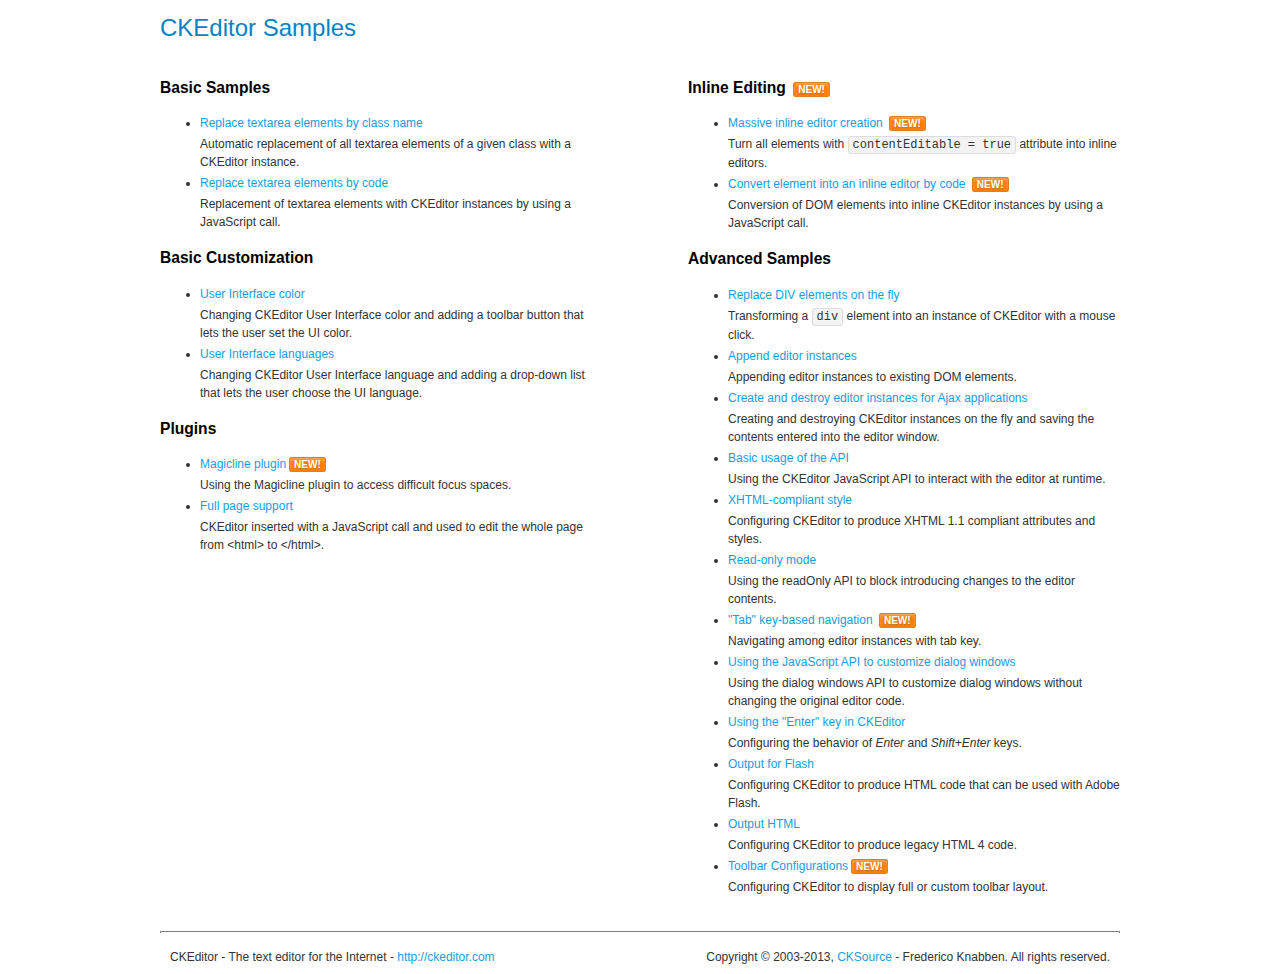
<file: src/main/resources/static/assets/ckeditor/samples/index.html>
<!DOCTYPE html>
<!--
Copyright (c) 2003-2013, CKSource - Frederico Knabben. All rights reserved.
For licensing, see LICENSE.html or http://ckeditor.com/license
-->
<html>
<head>
	<title>CKEditor Samples</title>
	<meta charset="utf-8">
	<link rel="stylesheet" href="sample.css">
</head>
<body>
	<h1 class="samples">
		CKEditor Samples
	</h1>
	<div class="twoColumns">
		<div class="twoColumnsLeft">
			<h2 class="samples">
				Basic Samples
			</h2>
			<dl class="samples">
				<dt><a class="samples" href="replacebyclass.html">Replace textarea elements by class name</a></dt>
				<dd>Automatic replacement of all textarea elements of a given class with a CKEditor instance.</dd>

				<dt><a class="samples" href="replacebycode.html">Replace textarea elements by code</a></dt>
				<dd>Replacement of textarea elements with CKEditor instances by using a JavaScript call.</dd>
			</dl>

			<h2 class="samples">
				Basic Customization
			</h2>
			<dl class="samples">
				<dt><a class="samples" href="uicolor.html">User Interface color</a></dt>
				<dd>Changing CKEditor User Interface color and adding a toolbar button that lets the user set the UI color.</dd>

				<dt><a class="samples" href="uilanguages.html">User Interface languages</a></dt>
				<dd>Changing CKEditor User Interface language and adding a drop-down list that lets the user choose the UI language.</dd>
			</dl>


			<h2 class="samples">Plugins</h2>
<dl class="samples">
<dt><a class="samples" href="plugins/magicline/magicline.html">Magicline plugin</a><span class="new">New!</span></dt>
<dd>Using the Magicline plugin to access difficult focus spaces.</dd>

<dt><a class="samples" href="plugins/wysiwygarea/fullpage.html">Full page support</a></dt>
<dd>CKEditor inserted with a JavaScript call and used to edit the whole page from &lt;html&gt; to &lt;/html&gt;.</dd>
</dl>
		</div>
		<div class="twoColumnsRight">
			<h2 class="samples">
				Inline Editing <span class="new">New!</span>
			</h2>
			<dl class="samples">
				<dt><a class="samples" href="inlineall.html">Massive inline editor creation</a> <span class="new">New!</span></dt>
				<dd>Turn all elements with <code>contentEditable = true</code> attribute into inline editors.</dd>

				<dt><a class="samples" href="inlinebycode.html">Convert element into an inline editor by code</a> <span class="new">New!</span></dt>
				<dd>Conversion of DOM elements into inline CKEditor instances by using a JavaScript call.</dd>

				
			</dl>

			<h2 class="samples">
				Advanced Samples
			</h2>
			<dl class="samples">
				<dt><a class="samples" href="divreplace.html">Replace DIV elements on the fly</a></dt>
				<dd>Transforming a <code>div</code> element into an instance of CKEditor with a mouse click.</dd>

				<dt><a class="samples" href="appendto.html">Append editor instances</a></dt>
				<dd>Appending editor instances to existing DOM elements.</dd>

				<dt><a class="samples" href="ajax.html">Create and destroy editor instances for Ajax applications</a></dt>
				<dd>Creating and destroying CKEditor instances on the fly and saving the contents entered into the editor window.</dd>

				<dt><a class="samples" href="api.html">Basic usage of the API</a></dt>
				<dd>Using the CKEditor JavaScript API to interact with the editor at runtime.</dd>

				<dt><a class="samples" href="xhtmlstyle.html">XHTML-compliant style</a></dt>
				<dd>Configuring CKEditor to produce XHTML 1.1 compliant attributes and styles.</dd>

				<dt><a class="samples" href="readonly.html">Read-only mode</a></dt>
				<dd>Using the readOnly API to block introducing changes to the editor contents.</dd>

				<dt><a class="samples" href="tabindex.html">"Tab" key-based navigation</a> <span class="new">New!</span></dt>
				<dd>Navigating among editor instances with tab key.</dd>


				
<dt><a class="samples" href="plugins/dialog/dialog.html">Using the JavaScript API to customize dialog windows</a></dt>
<dd>Using the dialog windows API to customize dialog windows without changing the original editor code.</dd>

<dt><a class="samples" href="plugins/enterkey/enterkey.html">Using the &quot;Enter&quot; key in CKEditor</a></dt>
<dd>Configuring the behavior of <em>Enter</em> and <em>Shift+Enter</em> keys.</dd>

<dt><a class="samples" href="plugins/htmlwriter/outputforflash.html">Output for Flash</a></dt>
<dd>Configuring CKEditor to produce HTML code that can be used with Adobe Flash.</dd>

<dt><a class="samples" href="plugins/htmlwriter/outputhtml.html">Output HTML</a></dt>
<dd>Configuring CKEditor to produce legacy HTML 4 code.</dd>

<dt><a class="samples" href="plugins/toolbar/toolbar.html">Toolbar Configurations</a><span class="new">New!</span></dt>
<dd>Configuring CKEditor to display full or custom toolbar layout.</dd>

			</dl>
		</div>
	</div>
	<div id="footer">
		<hr>
		<p>
			CKEditor - The text editor for the Internet - <a class="samples" href="http://ckeditor.com/">http://ckeditor.com</a>
		</p>
		<p id="copy">
			Copyright &copy; 2003-2013, <a class="samples" href="http://cksource.com/">CKSource</a> - Frederico Knabben. All rights reserved.
		</p>
	</div>
</body>
</html>
</file>
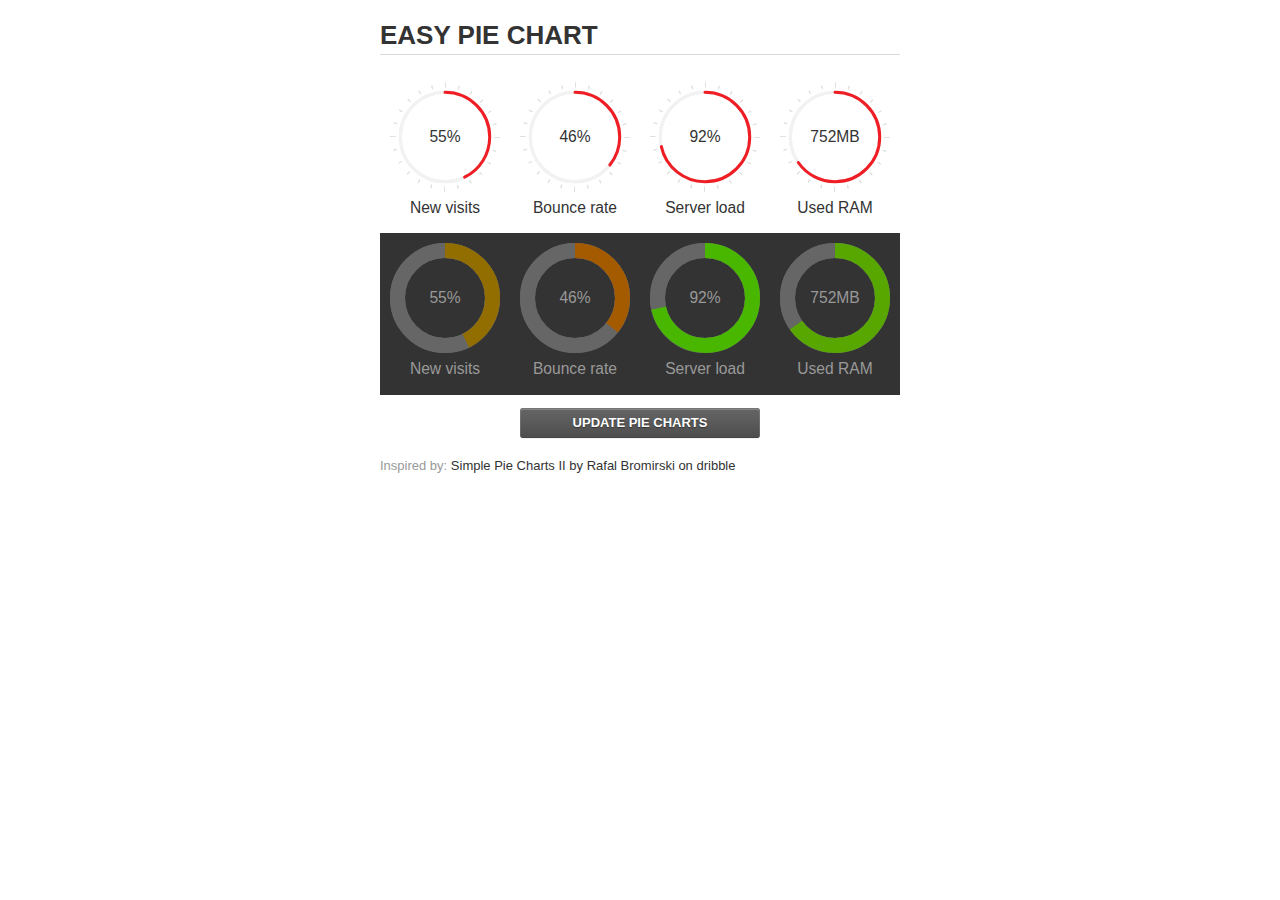
<file: src/main/resources/static/assets/jquery-easy-pie-chart/examples/index.html>
<!doctype html>
<html>
    <head>
        <meta charset="utf-8">
        <title>Easy Pie Chart</title>
        <script type="text/javascript" src="https://ajax.googleapis.com/ajax/libs/jquery/1.7.2/jquery.min.js"></script>
        <script type="text/javascript" src="http://html5shiv.googlecode.com/svn/trunk/html5.js"></script>
        <script type="text/javascript" src="excanvas.js"></script>
        <script type="text/javascript" src="../jquery.easy-pie-chart.js"></script>

        <link rel="stylesheet" type="text/css" href="style.css" media="screen">
        <link rel="stylesheet" type="text/css" href="../jquery.easy-pie-chart.css" media="screen">

        <meta name="viewport" content="width=device-width, initial-scale=1.0">

        <script type="text/javascript">
            var initPieChart = function() {
                $('.percentage').easyPieChart({
                    animate: 1000
                });
                $('.percentage-light').easyPieChart({
                    barColor: function(percent) {
                        percent /= 100;
                        return "rgb(" + Math.round(255 * (1-percent)) + ", " + Math.round(255 * percent) + ", 0)";
                    },
                    trackColor: '#666',
                    scaleColor: false,
                    lineCap: 'butt',
                    lineWidth: 15,
                    animate: 1000
                });

                $('.updateEasyPieChart').on('click', function(e) {
                  e.preventDefault();
                  $('.percentage, .percentage-light').each(function() {
                    var newValue = Math.round(100*Math.random());
                    $(this).data('easyPieChart').update(newValue);
                    $('span', this).text(newValue);
                  });
                });
            };
        </script>
    </head>
    <body onload="initPieChart();">
        <div class="container">
            <h1>EASY PIE CHART</h1>
            <div class="chart">
                <div class="percentage success" data-percent="55"><span>55</span>%</div>
                <div class="label">New visits</div>
            </div>
            <div class="chart">
                <div class="percentage" data-percent="46"><span>46</span>%</div>
                <div class="label">Bounce rate</div>
            </div>
            <div class="chart">
                <div class="percentage" data-percent="92"><span>92</span>%</div>
                <div class="label">Server load</div>
            </div>
            <div class="chart">
                <div class="percentage" data-percent="84"><span>752</span>MB</div>
                <div class="label">Used RAM</div>
            </div>
            <div style="clear:both;"></div>
            <div class="dark">
                <div class="chart">
                    <div id="sparkline_bar" class="percentage-light" data-percent="55"><span>55</span>%</div>
                    <div class="label">New visits</div>
                </div>
                <div class="chart">
                    <div id="sparkline_bar" class="percentage-light" data-percent="46"><span>46</span>%</div>
                    <div class="label">Bounce rate</div>
                </div>
                <div class="chart">
                    <div class="percentage-light" data-percent="92"><span>92</span>%</div>
                    <div class="label">Server load</div>
                </div>
                <div class="chart">
                    <div class="percentage-light" data-percent="84"><span>752</span>MB</div>
                    <div class="label">Used RAM</div>
                </div>
                <div style="clear:both;"></div>
            </div>

            <p><a href="#" class="button updateEasyPieChart">Update pie charts</a></p>

            <p class="credits">Inspired by: <a href="http://drbl.in/ezuc" target="_blank">Simple Pie Charts II by Rafal Bromirski on dribble</a></p>
        </div>
    </body>
</html>
</file>
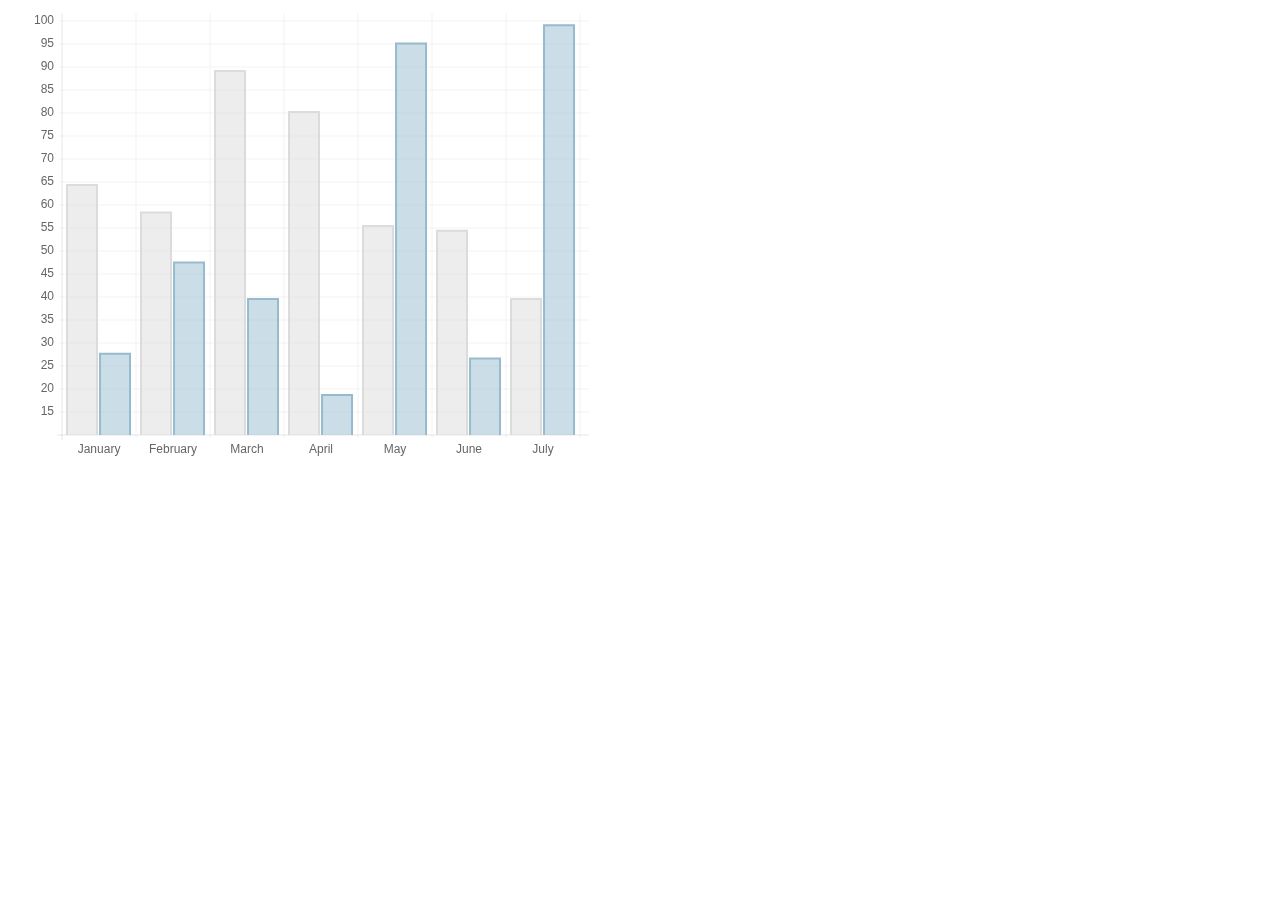
<file: src/main/resources/static/assets/chart-master/samples/bar.html>
<!doctype html>
<html>
	<head>
		<title>Bar Chart</title>
		<script src="../Chart.js"></script>
		<meta name = "viewport" content = "initial-scale = 1, user-scalable = no">
		<style>
			canvas{
			}
		</style>
	</head>
	<body>
		<canvas id="canvas" height="450" width="600"></canvas>


	<script>

		var barChartData = {
			labels : ["January","February","March","April","May","June","July"],
			datasets : [
				{
					fillColor : "rgba(220,220,220,0.5)",
					strokeColor : "rgba(220,220,220,1)",
					data : [65,59,90,81,56,55,40]
				},
				{
					fillColor : "rgba(151,187,205,0.5)",
					strokeColor : "rgba(151,187,205,1)",
					data : [28,48,40,19,96,27,100]
				}
			]
			
		}

	var myLine = new Chart(document.getElementById("canvas").getContext("2d")).Bar(barChartData);
	
	</script>
	</body>
</html>
</file>
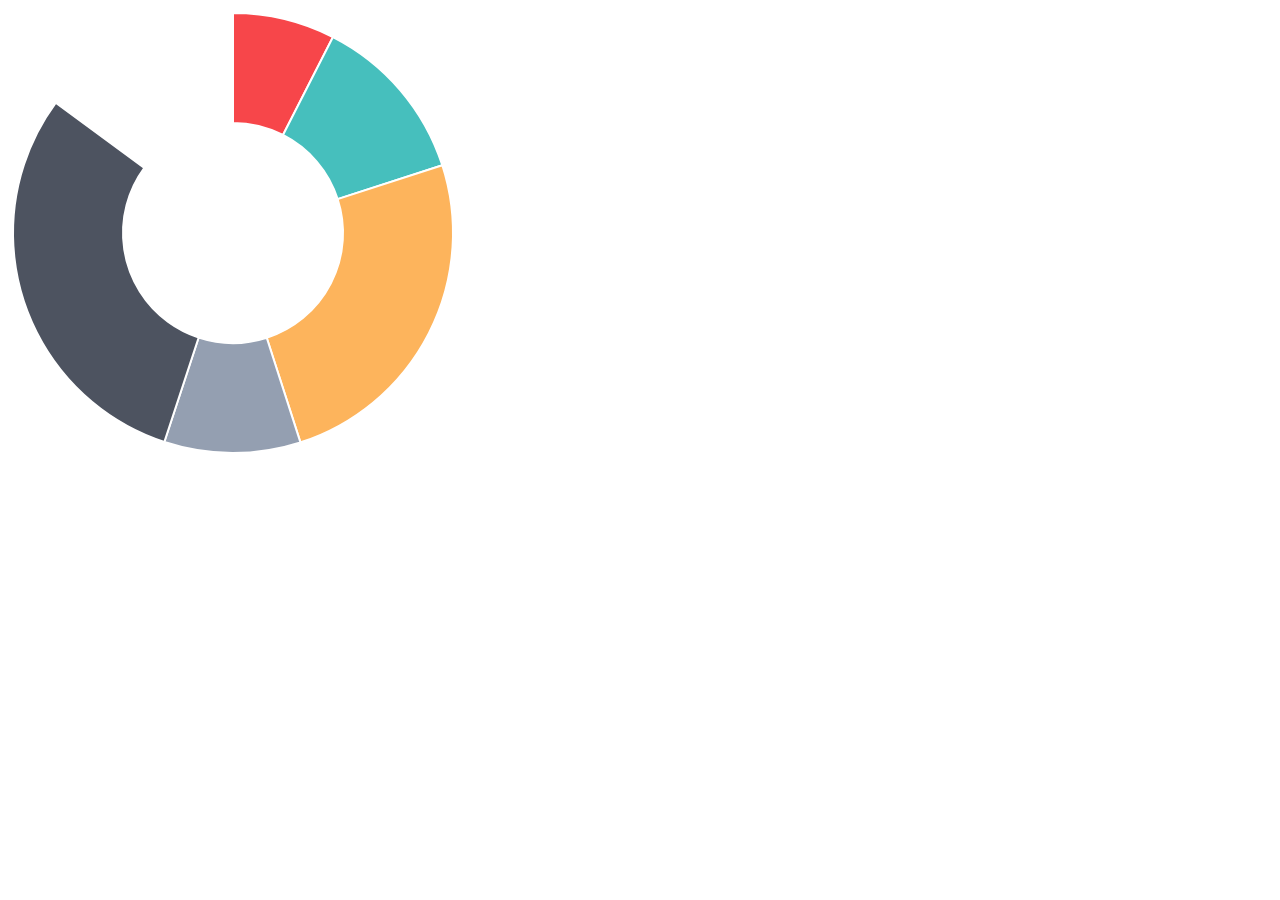
<file: src/main/resources/static/assets/chart-master/samples/doughnut.html>
<!doctype html>
<html>
	<head>
		<title>Doughnut Chart</title>
		<script src="../Chart.js"></script>
		<meta name = "viewport" content = "initial-scale = 1, user-scalable = no">
		<style>
			canvas{
			}
		</style>
	</head>
	<body>
		<canvas id="canvas" height="450" width="450"></canvas>


	<script>

		var doughnutData = [
				{
					value: 30,
					color:"#F7464A"
				},
				{
					value : 50,
					color : "#46BFBD"
				},
				{
					value : 100,
					color : "#FDB45C"
				},
				{
					value : 40,
					color : "#949FB1"
				},
				{
					value : 120,
					color : "#4D5360"
				}
			
			];

	var myDoughnut = new Chart(document.getElementById("canvas").getContext("2d")).Doughnut(doughnutData);
	
	</script>
	</body>
</html>
</file>
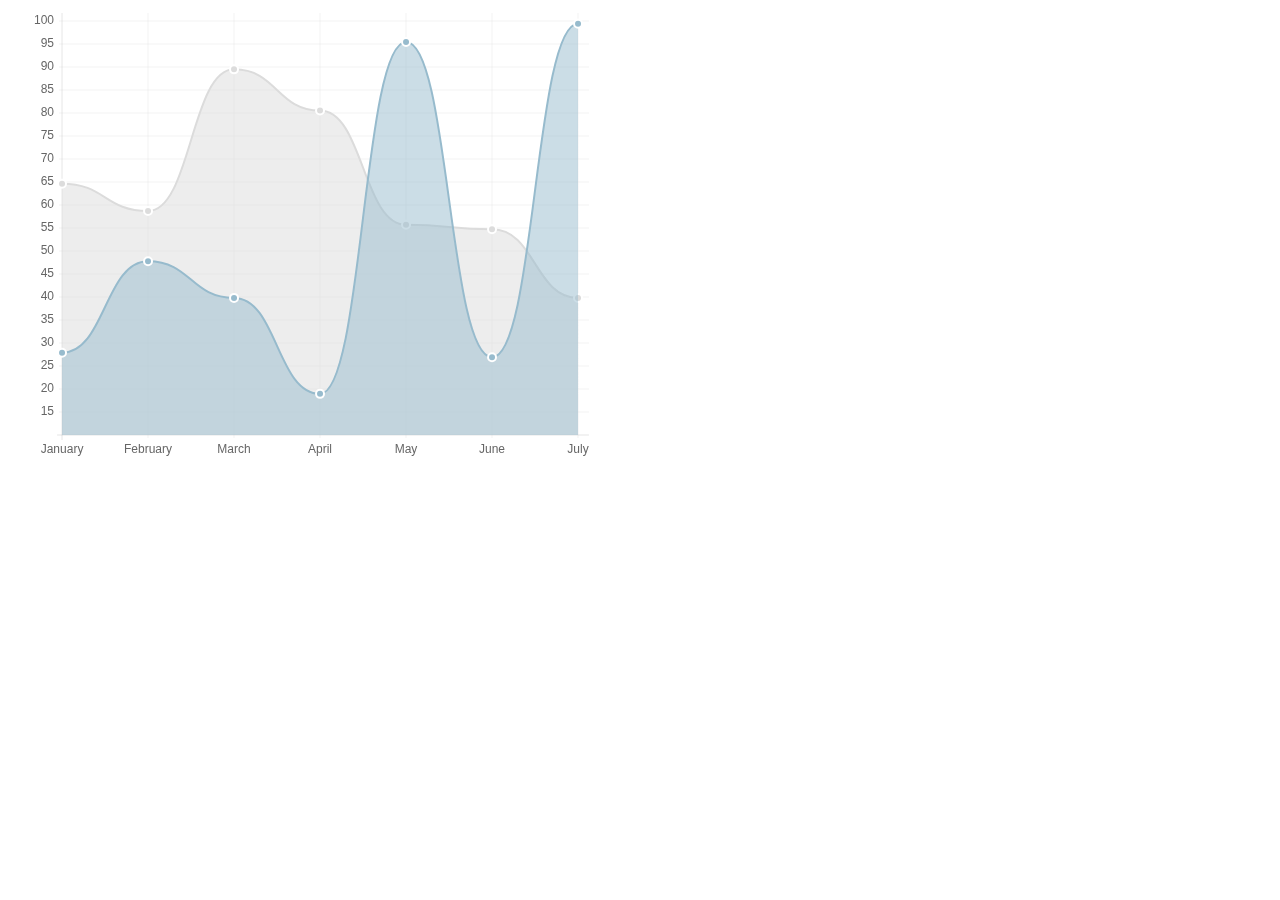
<file: src/main/resources/static/assets/chart-master/samples/line.html>
<!doctype html>
<html>
	<head>
		<title>Line Chart</title>
		<script src="../Chart.js"></script>
		<meta name = "viewport" content = "initial-scale = 1, user-scalable = no">
		<style>
			canvas{
			}
		</style>
	</head>
	<body>
		<canvas id="canvas" height="450" width="600"></canvas>


	<script>

		var lineChartData = {
			labels : ["January","February","March","April","May","June","July"],
			datasets : [
				{
					fillColor : "rgba(220,220,220,0.5)",
					strokeColor : "rgba(220,220,220,1)",
					pointColor : "rgba(220,220,220,1)",
					pointStrokeColor : "#fff",
					data : [65,59,90,81,56,55,40]
				},
				{
					fillColor : "rgba(151,187,205,0.5)",
					strokeColor : "rgba(151,187,205,1)",
					pointColor : "rgba(151,187,205,1)",
					pointStrokeColor : "#fff",
					data : [28,48,40,19,96,27,100]
				}
			]
			
		}

	var myLine = new Chart(document.getElementById("canvas").getContext("2d")).Line(lineChartData);
	
	</script>
	</body>
</html>
</file>
<file: src/main/resources/static/assets/ckeditor/samples/sample.css>
/*
Copyright (c) 2003-2013, CKSource - Frederico Knabben. All rights reserved.
For licensing, see LICENSE.html or http://ckeditor.com/license
*/

html, body, h1, h2, h3, h4, h5, h6, div, span, blockquote, p, address, form, fieldset, img, ul, ol, dl, dt, dd, li, hr, table, td, th, strong, em, sup, sub, dfn, ins, del, q, cite, var, samp, code, kbd, tt, pre
{
	line-height: 1.5em;
}

body
{
	padding: 10px 30px;
}

input, textarea, select, option, optgroup, button, td, th
{
	font-size: 100%;
}

pre, code, kbd, samp, tt
{
	font-family: monospace,monospace;
	font-size: 1em;
}

body {
    width: 960px;
    margin: 0 auto;
}

code
{
	background: #f3f3f3;
	border: 1px solid #ddd;
	padding: 1px 4px;

	-moz-border-radius: 3px;
	-webkit-border-radius: 3px;
	border-radius: 3px;
}

.new
{
	background: #FF7E00;
	border: 1px solid #DA8028;
	color: #fff;
	font-size: 10px;
	font-weight: bold;
	padding: 1px 4px;
	text-shadow: 0 1px 0 #C97626;
	text-transform: uppercase;
	margin: 0 0 0 3px;

	-moz-border-radius: 3px;
	-webkit-border-radius: 3px;
	border-radius: 3px;

	-moz-box-shadow: 0 2px 3px 0 #FFA54E inset;
	-webkit-box-shadow: 0 2px 3px 0 #FFA54E inset;
	box-shadow: 0 2px 3px 0 #FFA54E inset;
}

h1.samples
{
	color: #0782C1;
	font-size: 200%;
	font-weight: normal;
	margin: 0;
	padding: 0;
}

h1.samples a
{
	color: #0782C1;
	text-decoration: none;
	border-bottom: 1px dotted #0782C1;
}

.samples a:hover
{
	border-bottom: 1px dotted #0782C1;
}

h2.samples
{
	color: #000000;
	font-size: 130%;
	margin: 15px 0 0 0;
	padding: 0;
}

p, blockquote, address, form, pre, dl, h1.samples, h2.samples
{
	margin-bottom: 15px;
}

ul.samples
{
	margin-bottom: 15px;
}

.clear
{
	clear: both;
}

fieldset
{
	margin: 0;
	padding: 10px;
}

body, input, textarea
{
	color: #333333;
	font-family: Arial, Helvetica, sans-serif;
}

body
{
	font-size: 75%;
}

a.samples
{
	color: #189DE1;
	text-decoration: none;
}

form
{
	margin: 0;
	padding: 0;
}

pre.samples
{
	background-color: #F7F7F7;
	border: 1px solid #D7D7D7;
	overflow: auto;
	padding: 0.25em;
	white-space: pre-wrap; /* CSS 2.1 */
	word-wrap: break-word; /* IE7 */
	-moz-tab-size: 4;
	-o-tab-size: 4;
	-webkit-tab-size: 4;
	tab-size: 4;
}

#footer
{
	clear: both;
	padding-top: 10px;
}

#footer hr
{
	margin: 10px 0 15px 0;
	height: 1px;
	border: solid 1px gray;
	border-bottom: none;
}

#footer p
{
	margin: 0 10px 10px 10px;
	float: left;
}

#footer #copy
{
	float: right;
}

#outputSample
{
	width: 100%;
	table-layout: fixed;
}

#outputSample thead th
{
	color: #dddddd;
	background-color: #999999;
	padding: 4px;
	white-space: nowrap;
}

#outputSample tbody th
{
	vertical-align: top;
	text-align: left;
}

#outputSample pre
{
	margin: 0;
	padding: 0;
}

.description
{
	border: 1px dotted #B7B7B7;
	margin-bottom: 10px;
	padding: 10px 10px 0;
	overflow: hidden;
}

label
{
	display: block;
	margin-bottom: 6px;
}

/**
 *	CKEditor editables are automatically set with the "cke_editable" class
 *	plus cke_editable_(inline|themed) depending on the editor type.
 */

/* Style a bit the inline editables. */
.cke_editable.cke_editable_inline
{
	cursor: pointer;
}

/* Once an editable element gets focused, the "cke_focus" class is
   added to it, so we can style it differently. */
.cke_editable.cke_editable_inline.cke_focus
{
	box-shadow: inset 0px 0px 20px 3px #ddd, inset 0 0 1px #000;
	outline: none;
	background: #eee;
	cursor: text;
}

/* Avoid pre-formatted overflows inline editable. */
.cke_editable_inline pre
{
	white-space: pre-wrap;
	word-wrap: break-word;
}

/**
 *	Samples index styles.
 */

.twoColumns,
.twoColumnsLeft,
.twoColumnsRight
{
	overflow: hidden;
}

.twoColumnsLeft,
.twoColumnsRight
{
	width: 45%;
}

.twoColumnsLeft
{
	float: left;
}

.twoColumnsRight
{
	float: right;
}

dl.samples
{
	padding: 0 0 0 40px;
}
dl.samples > dt
{
	display: list-item;
	list-style-type: disc;
	list-style-position: outside;
	margin: 0 0 3px;
}
dl.samples > dd
{
	margin: 0 0 3px;
}
.warning
{
    color: #ff0000;
	background-color: #FFCCBA;
    border: 2px dotted #ff0000;
	padding: 15px 10px;
	margin: 10px 0;
}

/* Used on inline samples */

blockquote
{
	font-style: italic;
	font-family: Georgia, Times, "Times New Roman", serif;
	padding: 2px 0;
	border-style: solid;
	border-color: #ccc;
	border-width: 0;
}

.cke_contents_ltr blockquote
{
	padding-left: 20px;
	padding-right: 8px;
	border-left-width: 5px;
}

.cke_contents_rtl blockquote
{
	padding-left: 8px;
	padding-right: 20px;
	border-right-width: 5px;
}

img.right {
    border: 1px solid #ccc;
    float: right;
    margin-left: 15px;
    padding: 5px;
}

img.left {
    border: 1px solid #ccc;
    float: left;
    margin-right: 15px;
    padding: 5px;
}
</file>
<file: src/main/resources/static/assets/jquery-easy-pie-chart/examples/style.css>
body {
    font: 13px/1.4 'Helvetica Neue', 'Helvetica','Arial', sans-serif;
    color: #333;
}

.container {
    width: 520px;
    margin: auto;
}

h1 {
    border-bottom: 1px solid #d9d9d9;
}

a {
    color: #be2221;
    text-decoration: none;
}

.chart {
    float: left;
    margin: 10px;
}

.percentage,
.label {
    text-align: center;
    color: #333;
    font-weight: 100;
    font-size: 1.2em;
    margin-bottom: 0.3em;
}

.credits {
    padding-top: 0.5em;
    clear: both;
    color: #999;
}

.credits a {
    color: #333;
}

.dark {
    background: #333;
}

.dark .percentage-light,
.dark .label {
    text-align: center;
    color: #999;
    font-weight: 100;
    font-size: 1.2em;
    margin-bottom: 0.3em;
}


.button {
  -webkit-box-shadow: inset 0 0 1px #000, inset 0 1px 0 1px rgba(255,255,255,0.2), 0 1px 1px -1px rgba(0, 0, 0, .5);
  -moz-box-shadow: inset 0 0 1px #000, inset 0 1px 0 1px rgba(255,255,255,0.2), 0 1px 1px -1px rgba(0, 0, 0, .5);
  box-shadow: inset 0 0 1px #000, inset 0 1px 0 1px rgba(255,255,255,0.2), 0 1px 1px -1px rgba(0, 0, 0, .5);
  -webkit-border-radius: 3px;
  -moz-border-radius: 3px;
  border-radius: 3px;
  padding: 6px 20px;
  font-weight: bold;
  text-transform: uppercase;
  display: block;
  margin: auto;
  max-width: 200px;
  text-align: center;
  background-color: #5c5c5c;
  background-image: -moz-linear-gradient(top, #666666, #4d4d4d);
  background-image: -ms-linear-gradient(top, #666666, #4d4d4d);
  background-image: -webkit-gradient(linear, 0 0, 0 100%, from(#666666), to(#4d4d4d));
  background-image: -webkit-linear-gradient(top, #666666, #4d4d4d);
  background-image: -o-linear-gradient(top, #666666, #4d4d4d);
  background-image: linear-gradient(top, #666666, #4d4d4d);
  background-repeat: repeat-x;
  filter: progid:DXImageTransform.Microsoft.gradient(startColorstr='#666666', endColorstr='#4d4d4d', GradientType=0);
  color: #ffffff;
  text-shadow: 0 1px 1px #333333;
}
.button:hover {
  color: #ffffff;
  text-decoration: none;
  background-color: #616161;
  background-image: -moz-linear-gradient(top, #6b6b6b, #525252);
  background-image: -ms-linear-gradient(top, #6b6b6b, #525252);
  background-image: -webkit-gradient(linear, 0 0, 0 100%, from(#6b6b6b), to(#525252));
  background-image: -webkit-linear-gradient(top, #6b6b6b, #525252);
  background-image: -o-linear-gradient(top, #6b6b6b, #525252);
  background-image: linear-gradient(top, #6b6b6b, #525252);
  background-repeat: repeat-x;
  filter: progid:DXImageTransform.Microsoft.gradient(startColorstr='#6b6b6b', endColorstr='#525252', GradientType=0);
}
.button:active {
  background-color: #575757;
  background-image: -moz-linear-gradient(top, #616161, #474747);
  background-image: -ms-linear-gradient(top, #616161, #474747);
  background-image: -webkit-gradient(linear, 0 0, 0 100%, from(#616161), to(#474747));
  background-image: -webkit-linear-gradient(top, #616161, #474747);
  background-image: -o-linear-gradient(top, #616161, #474747);
  background-image: linear-gradient(top, #616161, #474747);
  background-repeat: repeat-x;
  filter: progid:DXImageTransform.Microsoft.gradient(startColorstr='#616161', endColorstr='#474747', GradientType=0);
  -webkit-transform: translate(0, 1px);
  -moz-transform: translate(0, 1px);
  -ms-transform: translate(0, 1px);
  -o-transform: translate(0, 1px);
  transform: translate(0, 1px);
}
.button:disabled {
  background-color: #dddddd;
  background-image: -moz-linear-gradient(top, #e7e7e7, #cdcdcd);
  background-image: -ms-linear-gradient(top, #e7e7e7, #cdcdcd);
  background-image: -webkit-gradient(linear, 0 0, 0 100%, from(#e7e7e7), to(#cdcdcd));
  background-image: -webkit-linear-gradient(top, #e7e7e7, #cdcdcd);
  background-image: -o-linear-gradient(top, #e7e7e7, #cdcdcd);
  background-image: linear-gradient(top, #e7e7e7, #cdcdcd);
  background-repeat: repeat-x;
  filter: progid:DXImageTransform.Microsoft.gradient(startColorstr='#e7e7e7', endColorstr='#cdcdcd', GradientType=0);
  color: #939393;
  text-shadow: 0 1px 1px #fff;
}

@media screen and (max-device-width: 480px) {
  .container{
    width: 100%;
  }
}
</file>
